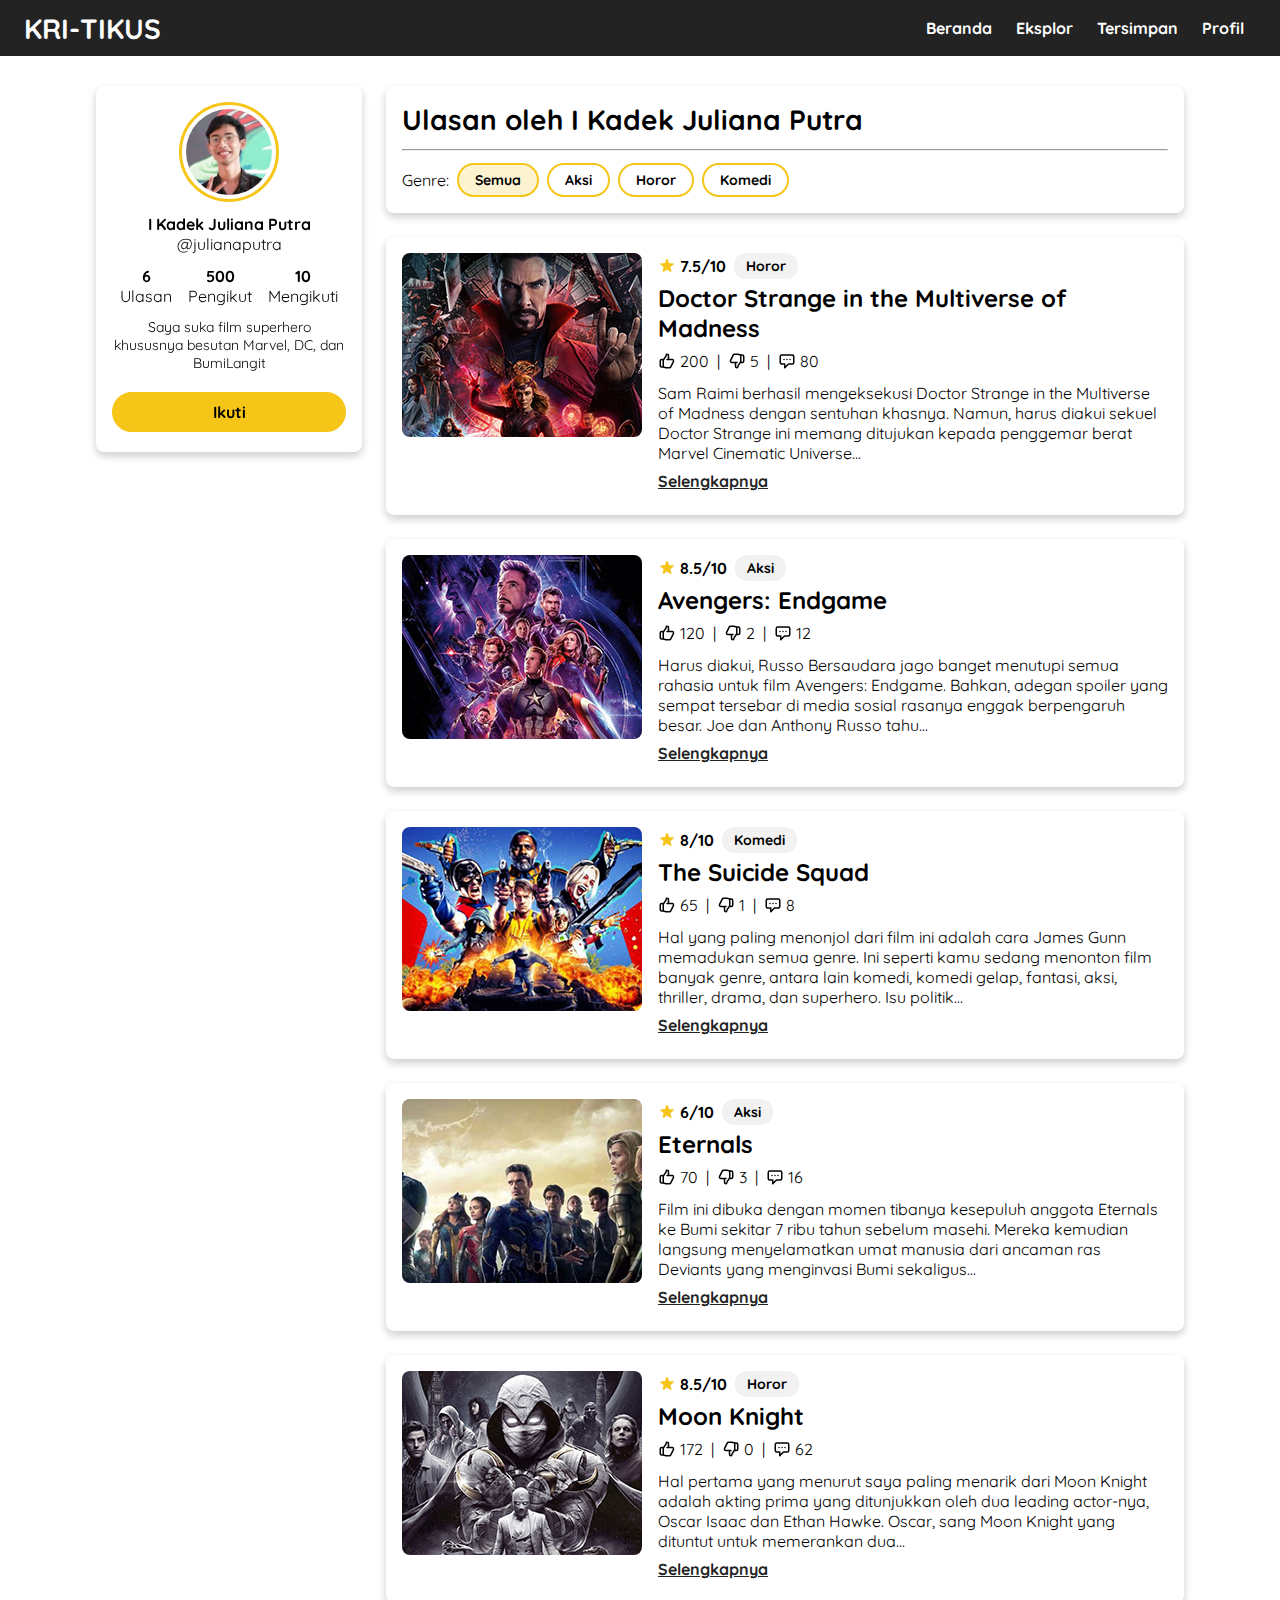
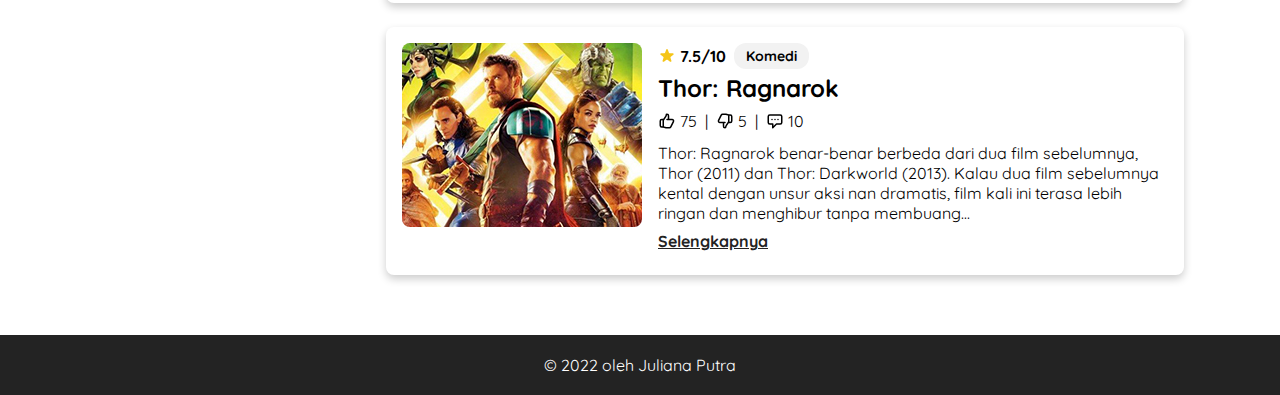
<file: dasar-pemrograman-web/final-project/index.html>
<!DOCTYPE html>
<html lang="en">

<head>
    <meta charset="UTF-8" />
    <meta http-equiv="X-UA-Compatible" content="IE=edge" />
    <meta name="viewport" content="width=device-width, initial-scale=1.0" />
    <title>KRI-TIKUS | Tulis Ulasan Film</title>
    <link rel="stylesheet" href="assets/css/style.css" />
</head>

<body>
    <header>
        <a href="#" class="logo">
            KRI-TIKUS
        </a>
        <a class="toggle-button" id="toggle-button" role="button">
            <svg xmlns="http://www.w3.org/2000/svg" class="h-6 w-6" fill="none" viewBox="0 0 24 24" stroke="currentColor" stroke-width="2">
                <path stroke-linecap="round" stroke-linejoin="round" d="M4 6h16M4 12h16M4 18h16" />
            </svg>
        </a>
        <nav class="open">
            <ul>
                <li>
                    <a href="#">Beranda</a>
                </li>
                <li>
                    <a href="#">Eksplor</a>
                </li>
                <li>
                    <a href="#">Tersimpan</a>
                </li>
                <li>
                    <a href="#">Profil</a>
                </li>
            </ul>
        </nav>
    </header>
    <main>
        <div class="container">
            <aside class="aside">
                <div class="card profile">
                    <img src="assets/img/profile.jpg" alt="Picture of Juliana Putra">
                    <p class="profile-name">I Kadek Juliana Putra</p>
                    <span>@julianaputra</span>
                    <div class="profile-detail">
                        <span>
                            <strong>6</strong><br>Ulasan
                        </span>
                        <span>
                            <strong>500</strong><br>Pengikut
                        </span>
                        <span>
                            <strong>10</strong><br>Mengikuti
                        </span>
                    </div>
                    <p class="profile-quote">
                        Saya suka film superhero khususnya besutan Marvel, DC, dan BumiLangit
                    </p>
                    <button class="profile-button">Ikuti</button>
                </div>
            </aside>
            <div id="content" class="content">
                <div class="card">
                    <h1 class="content-title">Ulasan oleh I Kadek Juliana Putra</h1>
                    <hr>
                    <div class="filter">
                        Genre:
                        <div class="filter-item">
                            <input type="radio" id="all" name="genre" checked value="semua">
                            <label for="all">Semua</label>
                        </div>
                        <div class="filter-item">
                            <input type="radio" id="action" name="genre" value="aksi">
                            <label for="action">Aksi</label>
                        </div>
                        <div class="filter-item">
                            <input type="radio" id="horror" name="genre" value="horor">
                            <label for="horror">Horor</label>
                        </div>
                        <div class="filter-item">
                            <input type="radio" id="comedy" name="genre" value="komedi">
                            <label for="comedy">Komedi</label>
                        </div>
                    </div>
                </div>
                <div id="article-container" class="articles">
                </div>
            </div>
        </div>
    </main>
    <footer>
        &copy 2022 oleh Juliana Putra
    </footer>

    <script src="assets/js/script.js"></script>
</body>

</html>
</file>
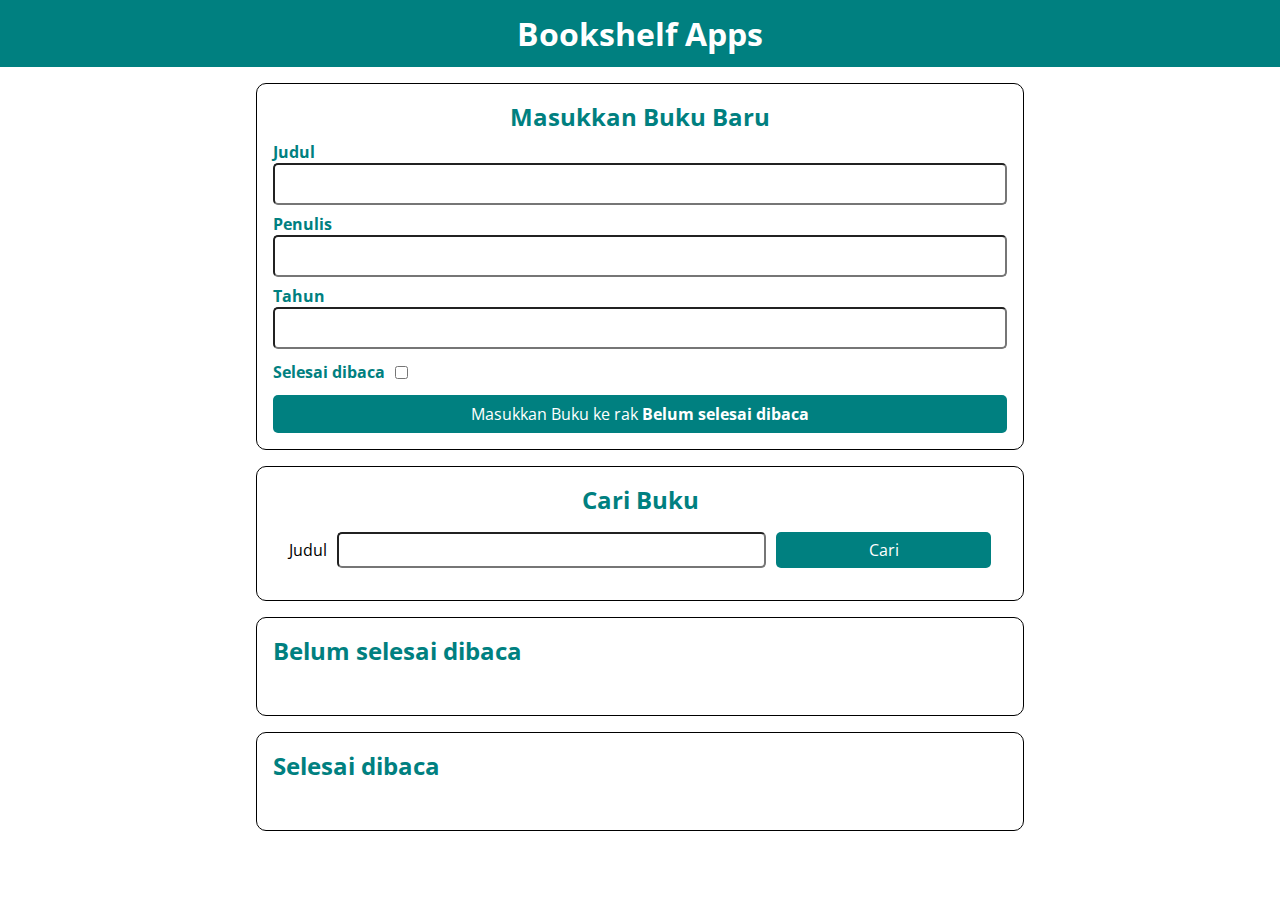
<file: front-end-web-pemula/bookshelf-apps/index.html>
<!doctype html>
<html lang="en">
<head>
  <meta charset="UTF-8">
  <meta name="viewport"
        content="width=device-width, user-scalable=no, initial-scale=1.0, maximum-scale=1.0, minimum-scale=1.0">
  <meta http-equiv="X-UA-Compatible" content="ie=edge">
  <title>Bookshelf Apps</title>
  <link rel="preconnect" href="https://fonts.gstatic.com">
  <link href="https://fonts.googleapis.com/css2?family=Open+Sans:wght@300;400;600;700;800&display=swap"
        rel="stylesheet">
  <link rel="stylesheet" href="css/style.css">
</head>
<body>
<header class="head_bar">
  <h1 class="head_bar__title">Bookshelf Apps</h1>
</header>
<main>
  <section class="input_section">
    <h2>Masukkan Buku Baru</h2>
    <form id="inputBook" action="#">
      <div class="input">
        <label for="inputBookTitle">Judul</label>
        <input id="inputBookTitle" type="text" required>
      </div>
      <div class="input">
        <label for="inputBookAuthor">Penulis</label>
        <input id="inputBookAuthor" type="text" required>
      </div>
      <div class="input">
        <label for="inputBookYear">Tahun</label>
        <input id="inputBookYear" type="number" required>
      </div>
      <div class="input_inline">
        <label for="inputBookIsComplete">Selesai dibaca</label>
        <input id="inputBookIsComplete" type="checkbox">
      </div>
      <button id="bookSubmit" type="submit">Masukkan Buku ke rak <span id="labelComplete">Belum selesai dibaca</span></button>
    </form>
  </section>
  
  <section class="search_section">
    <h2>Cari Buku</h2>
    <form id="searchBook" action="#">
      <label for="searchBookTitle">Judul</label>
      <input id="searchBookTitle" type="text">
      <button id="searchSubmit" type="submit">Cari</button>
    </form>
  </section>
  
  <section class="book_shelf">
    <h2>Belum selesai dibaca</h2>
    
    <div id="incompleteBookshelfList" class="book_list">
    </div>
  </section>
  
  <section class="book_shelf">
    <h2>Selesai dibaca</h2>
    
    <div id="completeBookshelfList" class="book_list">
    </div>
  </section>
</main>

<script src="js/main.js"></script>

</body>
</html>
</file>
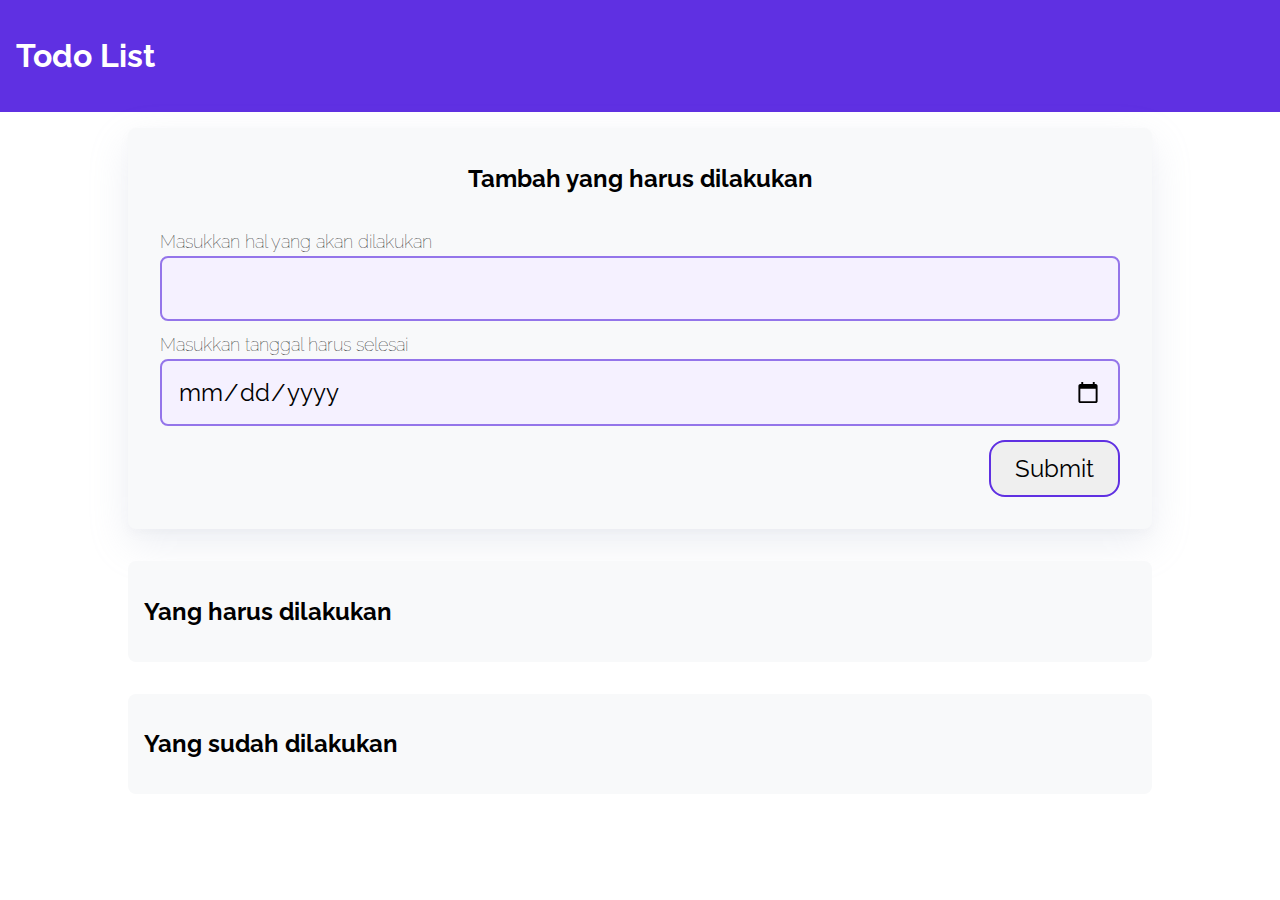
<file: front-end-web-pemula/todoapps/index.html>
<!DOCTYPE html>
<html lang="en">
<head>
  <meta charset="UTF-8">
  <meta http-equiv="X-UA-Compatible" content="IE=edge">
  <meta name="viewport" content="width=device-width, initial-scale=1.0">
  <title>Todo Apps</title>
  <link rel="stylesheet" href="css/style.css">
</head>

<body>
<header>
  <h1>Todo List</h1>
</header>

<div class="wrapper">
  <div class="container bg-white shadow" id="add-todo">
    <h2 class="container-header text-center">Tambah yang harus dilakukan</h2>
    <form class="form" action="#" id="form">
      <div class="form-group form-title">
        <label for="title">Masukkan hal yang akan dilakukan</label>
        <input type="text" id="title" name="title" required>
      </div>
      <div class="form-group form-title">
        <label for="date">Masukkan tanggal harus selesai</label>
        <input type="date" id="date" name="date" required>
      </div>
      <input type="submit" value="Submit" name="Submit" class="btn-submit">
    </form>
  </div>
  <div class="container">
    <h2 class="container-header">Yang harus dilakukan</h2>
    <div class="list-item" id="todos">
      
    </div>
  </div>
  <div class="container">
    <h2 class="container-header">Yang sudah dilakukan</h2>
    <div class="list-item" id="completed-todos">
      
    </div>
  </div>
</div>

<script src="js/script.js" tabindex="text/javascript"></script>
</body>
</html>
</file>
<file: dasar-pemrograman-web/final-project/assets/css/style.css>
@import url("https://fonts.googleapis.com/css?family=Quicksand:400,700&display=swap");

:root {
  --black: rgb(35, 35, 35);
  --gray: rgb(242, 242, 242);
  --yellow: rgb(245, 197, 24);
  --white: #ffffff;
}

* {
  padding: 0;
  margin: 0;
  box-sizing: border-box;
}

a {
  color: rgb(35, 35, 35);
}

body {
  font-family: "Quicksand", sans-serif;
  background-color: white;
}

header {
  background-color: rgb(35, 35, 35);
  color: white;
  height: 56px;
  display: flex;
  align-items: center;
  justify-content: space-between;
  width: 100%;
  position: fixed;
  z-index: 999;
  padding: 0 24px;
}

nav ul {
  display: flex;
  color: white;
  list-style: none;
}
nav ul li a {
  color: white;
  text-decoration: none;
  font-weight: bold;
  padding: 12px;
  transition: color 0.3s ease;
}
nav ul li a:hover {
  color: var(--yellow);
}

main {
  padding-top: 86px;
  padding-bottom: 36px;
  min-height: 100vh;
}

footer {
  background-color: rgb(35, 35, 35);
  color: white;
  text-align: center;
  padding: 20px;
}

button {
  font-family: "Quicksand", sans-serif;
  cursor: pointer;
}

hr {
  margin: 12px 0;
}

.logo {
  font-weight: bold;
  font-size: 28px;
  color: white;
  text-decoration: none;
}

.container {
  display: flex;
  flex-wrap: wrap;
  max-width: 85%;
  margin: auto;
}

.content {
  flex: 3;
  margin-left: 12px;
}
.content-title {
  font-size: 28px;
}

.aside {
  flex: 1;
  margin-right: 12px;
}

.filter {
  display: flex;
  align-items: center;
}
.filter-item label {
  display: flex;
  align-items: center;
  padding: 6px 16px;
  border: 2px solid var(--yellow);
  margin-right: 8px;
  border-radius: 18px;
  text-decoration: none;
  font-weight: bold;
  font-size: 14px;
  transition: all 0.3s ease;
  cursor: pointer;
}
.filter-item:first-child {
  margin-left: 8px;
}
.filter-item input[type="radio"] {
  display: none;
}
.filter-item input[type="radio"]:checked + label {
  background-color: rgba(245, 197, 24, 0.2);
}
.filter-item label:hover {
  background-color: var(--gray);
}

.card {
  background-color: white;
  border-radius: 8px;
  padding: 16px;
  box-shadow: 0 4px 8px 0 rgba(0, 0, 0, 0.2);
  margin-bottom: 24px;
}

.separator {
  margin: 0 8px;
}

.article {
  display: flex;
}
.article .icon {
  width: 18px;
  margin-right: 4px;
}
.article-score {
  display: flex;
  align-items: center;
  font-weight: bold;
  margin-bottom: 4px;
}
.article-score .icon {
  color: var(--yellow);
}
.article img {
  border-radius: 8px;
  width: 240px;
  height: 184px;
  object-fit: cover;
}
.article-body {
  padding-left: 16px;
}
.article-genre {
  text-transform: capitalize;
  font-size: 14px;
  font-weight: bold;
  display: inline-block;
  padding: 4px 12px;
  border-radius: 12px;
  background-color: var(--gray);
  margin-left: 8px;
}
.article-detail {
  margin-top: 8px;
  display: flex;
  align-items: center;
  margin-bottom: 12px;
}
.article-button {
  margin-top: 8px;
  display: inline-block;
  font-weight: bold;
  margin-bottom: 8px;
}

.profile {
  text-align: center;
  top: 86px;
  position: sticky;
}
.profile img {
  max-width: 100px;
  height: 100px;
  object-fit: cover;
  border: 3px solid var(--yellow);
  padding: 4px;
  border-radius: 50%;
}
.profile-name {
  font-weight: bold;
  margin-top: 8px;
}
.profile-detail {
  margin-top: 12px;
  display: flex;
  justify-content: space-around;
}
.profile-quote {
  margin-top: 12px;
  font-size: 14px;
}
.profile-button {
  margin-top: 20px;
  display: block;
  width: 100%;
  padding: 8px 16px;
  border-radius: 20px;
  border: 2px solid var(--yellow);
  background: var(--yellow);
  font-size: 16px;
  font-weight: bold;
  margin-bottom: 4px;
  transition: all 0.3s ease;
}
.profile-button:hover {
  transform: translateY(-4px);
}

.toggle-button {
  width: 28px;
  height: 28px;
  color: white;
  display: none;
}

@media screen and (max-width: 1200px) {
  .container {
    margin: 0 24px;
    max-width: 100%;
  }
}

@media screen and (max-width: 992px) {
  .profile {
    position: static;
  }
  .content {
    margin-left: 0;
    flex-basis: 100%;
  }
  .content-title {
    font-size: 18px;
  }
  .aside {
    margin-right: 0;
    flex-basis: 100%;
  }
  .articles {
    flex-wrap: wrap;
  }
  .article-img {
    max-width: 40%;
  }
  .article img {
    width: 100%;
  }
  .article-body {
    flex-basis: 100%;
  }
  .filter {
    flex-wrap: wrap;
  }
  .filter-item {
    margin-bottom: 4px;
    margin-top: 4px;
  }
}

@media screen and (max-width: 768px) {
  nav {
    position: fixed;
    top: 56px;
    left: 100%;
    bottom: 0;
    right: 0;
    background-color: var(--black);
    border-top: 1px solid white;
    transition: left .3s ease;
    width: 100%;
  }
  nav.open {
    left: 0;
  }
  nav ul {
    padding-top: 24px;
    flex-direction: column;
  }
  nav ul li a{
    width: 100%;
    text-align: center;
    display: inline-block;
    padding: 24px;
  }
  .toggle-button {
    display: block;
  }
}

@media screen and (max-width: 576px) {
  .article {
    flex-wrap: wrap;
  }
  .article-body {
    padding-left: 0;
  }
  .article img {
    width: 100%;
    margin-bottom: 8px;
  }
  .article-img {
    width: 100%;
    max-width: 100%;
  }
}
</file>
<file: front-end-web-pemula/bookshelf-apps/css/style.css>
* {
    padding: 0;
    margin: 0;
    box-sizing: border-box;
}

body, input, button {
    font-family: 'Open Sans', sans-serif;
}

input, button {
    font-size: 16px;
}

.head_bar {
    padding: 12px;
    display: flex;
    align-items: center;
    justify-content: center;
    background-color: teal;
    color: white;
}

main {
    max-width: 800px;
    width: 80%;
    margin: 0 auto;
    padding: 16px;

}

.input_section {
    display: flex;
    flex-direction: column;
    padding: 16px;
    border: 1px solid black;
    border-radius: 10px;
}

.input_section > h2 {
    text-align: center;
    color: teal;
}

.input_section > form > .input {
    margin: 8px 0;
}

.input_section > form > button {
    background-color: teal;
    color: white;
    border: 0;
    border-radius: 5px;
    display: block;
    width: 100%;
    padding: 8px;
    cursor: pointer;
}

.input_section > form > button > span {
    font-weight: bold;
}

.input_section > form > .input > input {
    display: block;
    width: 100%;
    padding: 8px;
    border-radius: 5px;
}


.input_section > form > .input > label {
    color: teal;
    font-weight: bold;
}

.input_section > form > .input_inline {
    margin: 12px 0;
    display: flex;
    align-items: center;
}

.input_section > form > .input_inline > label {
    color: teal;
    font-weight: bold;
    margin-right: 10px;
}

.search_section {
    margin: 16px 0;
    display: flex;
    flex-direction: column;
    align-items: center;
    padding: 16px;
    border: 1px solid black;
    border-radius: 10px;
}

.search_section > h2 {
    color: teal;
}

.search_section > form {
    padding: 16px;
    width: 100%;
    display: grid;
    grid-template-columns: auto 1fr 0.5fr;
    grid-gap: 10px;
}

.search_section > form > label {
    display: flex;
    align-items: center;
}

.search_section > form > input {
    padding: 5px;
    border-radius: 5px;
}

.search_section > form > button {
    background-color: teal;
    color: white;
    border: 0;
    border-radius: 5px;
    cursor: pointer;
}

.book_shelf {
    margin: 16px 0 0 0;
    border: 1px solid black;
    padding: 16px;
    border-radius: 10px;
}

.book_shelf > h2 {
    color: teal;
}

.book_shelf > .book_list {
    padding: 16px;
}

.book_shelf > .book_list > .book_item {
    padding: 8px 16px 16px 16px;
    border: 1px solid black;
    border-radius: 5px;
    margin: 10px 0;
}

.book_shelf > .book_list > .book_item > h3, p {
    margin: 8px 0;
}

.book_shelf > .book_list > .book_item > .action > button {
    border: 0;
    padding: 5px;
    margin: 0 5px 0 0;
    border-radius: 5px;
    cursor: pointer;
}

.book_shelf > .book_list > .book_item > .action > .green {
    background-color: darkgreen;
    color: white;
}

.book_shelf > .book_list > .book_item > .action > .red {
    background-color: darkred;
    color: white;
}
</file>
<file: front-end-web-pemula/todoapps/css/style.css>
@import url('https://fonts.googleapis.com/css2?family=Raleway&display=swap');

* {
    box-sizing: border-box;
}

html, body {
    font-family: Raleway, sans-serif;
    margin: 0;
    padding: 0;
    box-sizing: border-box;
}

header {
    background: #5F30E2;
    padding: 16px;
    color: white;
}

.wrapper {
    display: flex;
    flex-direction: column;
    align-items: center;
}

.wrapper .container {
    width: 1024px;
    border-radius: 8px;
    margin: 16px;
    background: #F8F9FA;
    padding: 16px;
    flex-grow: 1;
    height: fit-content;
}


.item {
    border-radius: 16px;
    margin-top: 16px;
    padding: 12px 24px 12px 24px;
    background: white;
    display: flex;
    align-items: center;
}

.item > .inner h2 {
    margin-bottom: unset;
}

.item > .inner p {
    margin-top: 5px;
}

.form {
    display: flex;
    padding: 16px;
    flex-direction: column;
    height: 300px;
    border-radius: 16px;
}

.form-group {
    display: flex;
    flex-direction: column;
}

.form-group label {
    margin-bottom: 4px;
    font-size: 18px;
    font-weight: lighter;
}

.shadow {
    box-shadow: 0 5px 10px rgba(154, 160, 185, .05), 0 15px 40px rgba(166, 173, 201, .2);
}

input[type=text], input[type=date] {
    font-family: Raleway, sans-serif;
    background: #F5F1FF;
    border: 2px solid #9475EA;
    border-radius: 8px;
    padding: 16px;
    box-sizing: border-box;
    margin-bottom: 8px;
    font-size: 24px;
}

.btn-submit {
    width: fit-content;
    font-family: Raleway, sans-serif;
    border-radius: 16px;
    padding: 12px 24px;
    border: 2px solid #5F30E2;
    color: black;
    font-size: 24px;
    margin-top: auto;
    align-self: flex-end;
    cursor: pointer;
}

.btn-submit:hover {
    background: #5F30E2;
    color: white;
}

input[type=text], input[type=date], .btn-submit:focus {
    outline: none;
}

.text-center {
    text-align: center;
}

.form-title {
    margin: auto 0;
}

.check-button {
    width: 40px;
    height: 40px;

    background: url('../assets/check-outline.svg');
    background-size: contain;
    margin-left: auto;
    cursor: pointer;
    border: none;
}

.check-button:hover {
    background: url('../assets/check-solid.svg');
    background-size: contain;
}

.trash-button {
    width: 40px;
    height: 40px;

    background: url('../assets/trash-outline.svg');
    background-size: contain;
    margin-left: 16px;
    cursor: pointer;
    border: none;
}

.trash-button:hover {
    background: url('../assets/trash-fill.svg');
    background-size: contain;
}

.undo-button {
    width: 40px;
    height: 40px;

    background: url('../assets/undo-ouline.svg');
    background-size: contain;
    margin-left: auto;
    cursor: pointer;
    border: none;
}

.undo-button:hover {
    background: url('../assets/undo-ouline.svg');
    background-size: contain;
}

.check-button:focus, .trash-button {
    outline: none;
}


@media only screen and (max-width: 1024px) {
    .wrapper {
        margin: 0;
    }

    .wrapper .container {
        width: 100%;
    }

    .list-item {
        width: 90%;
    }

    .form {
        width: 100%;
    }
}
</file>
